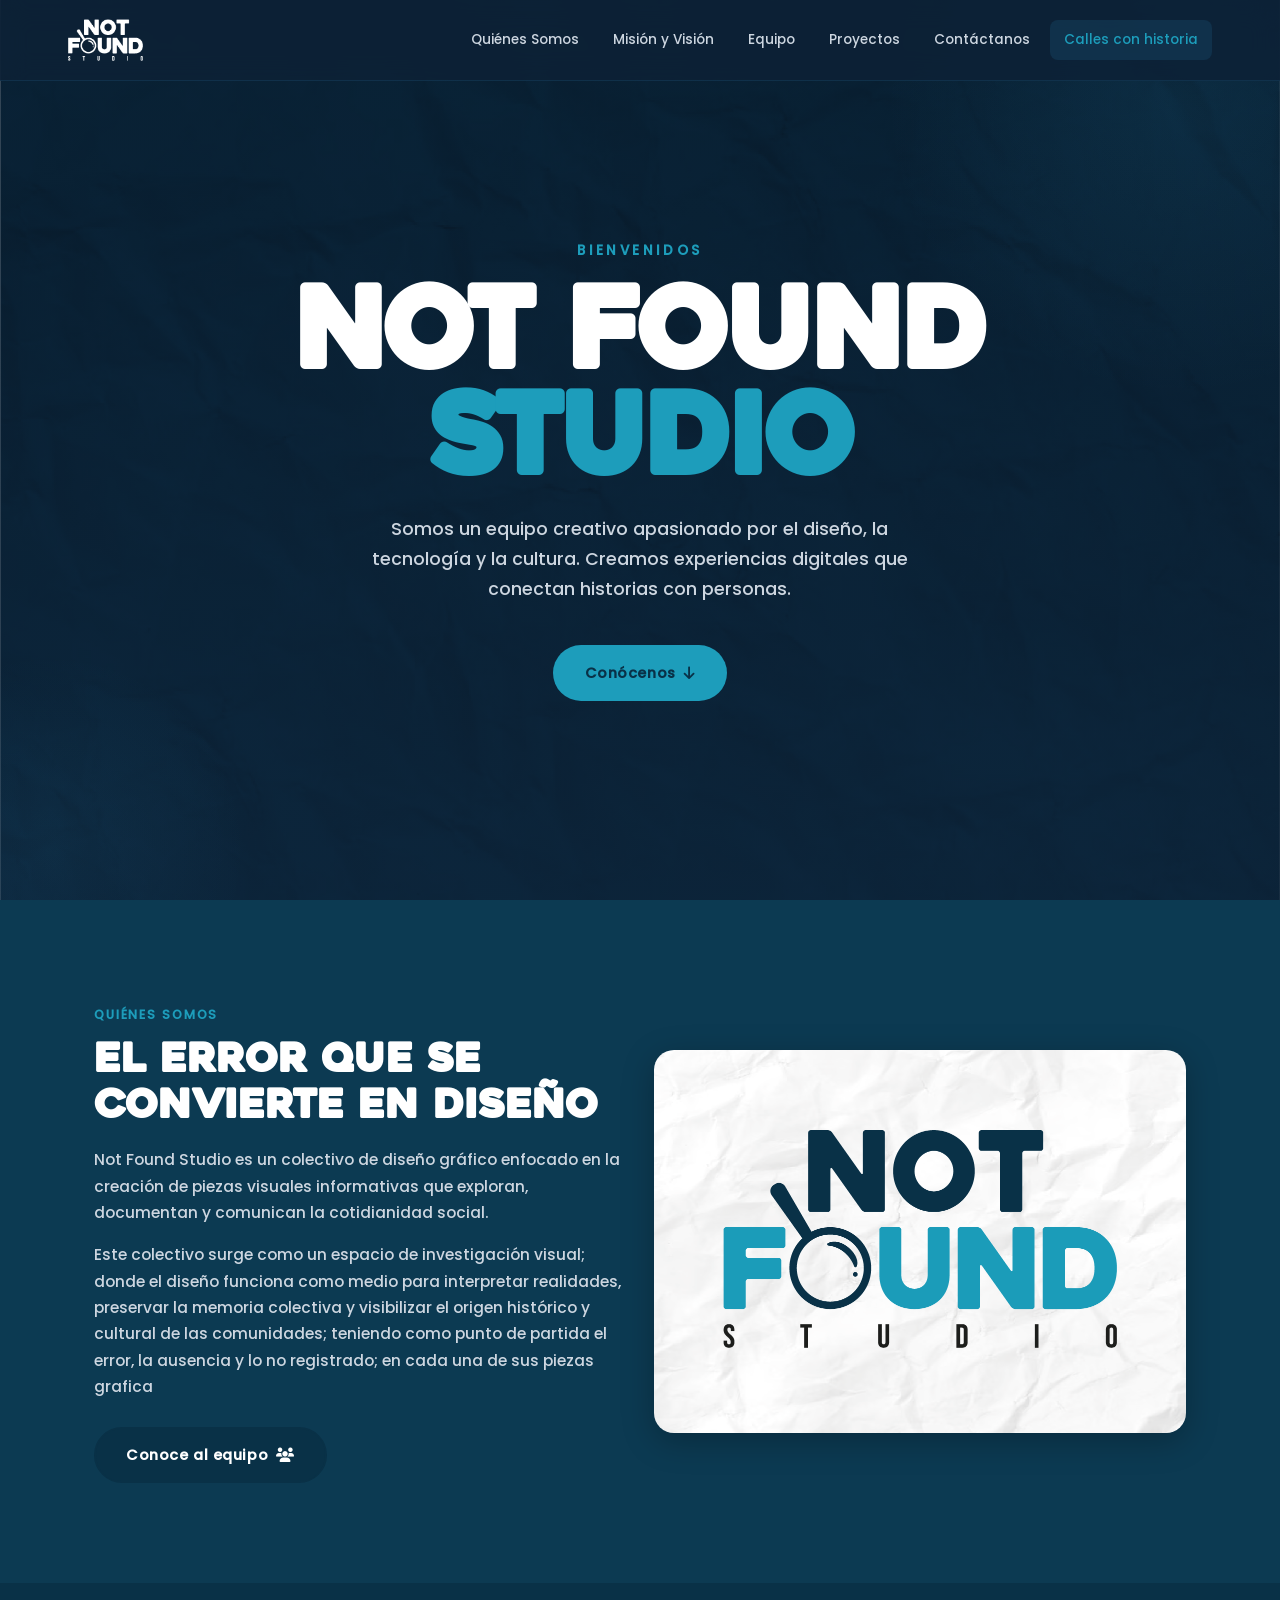
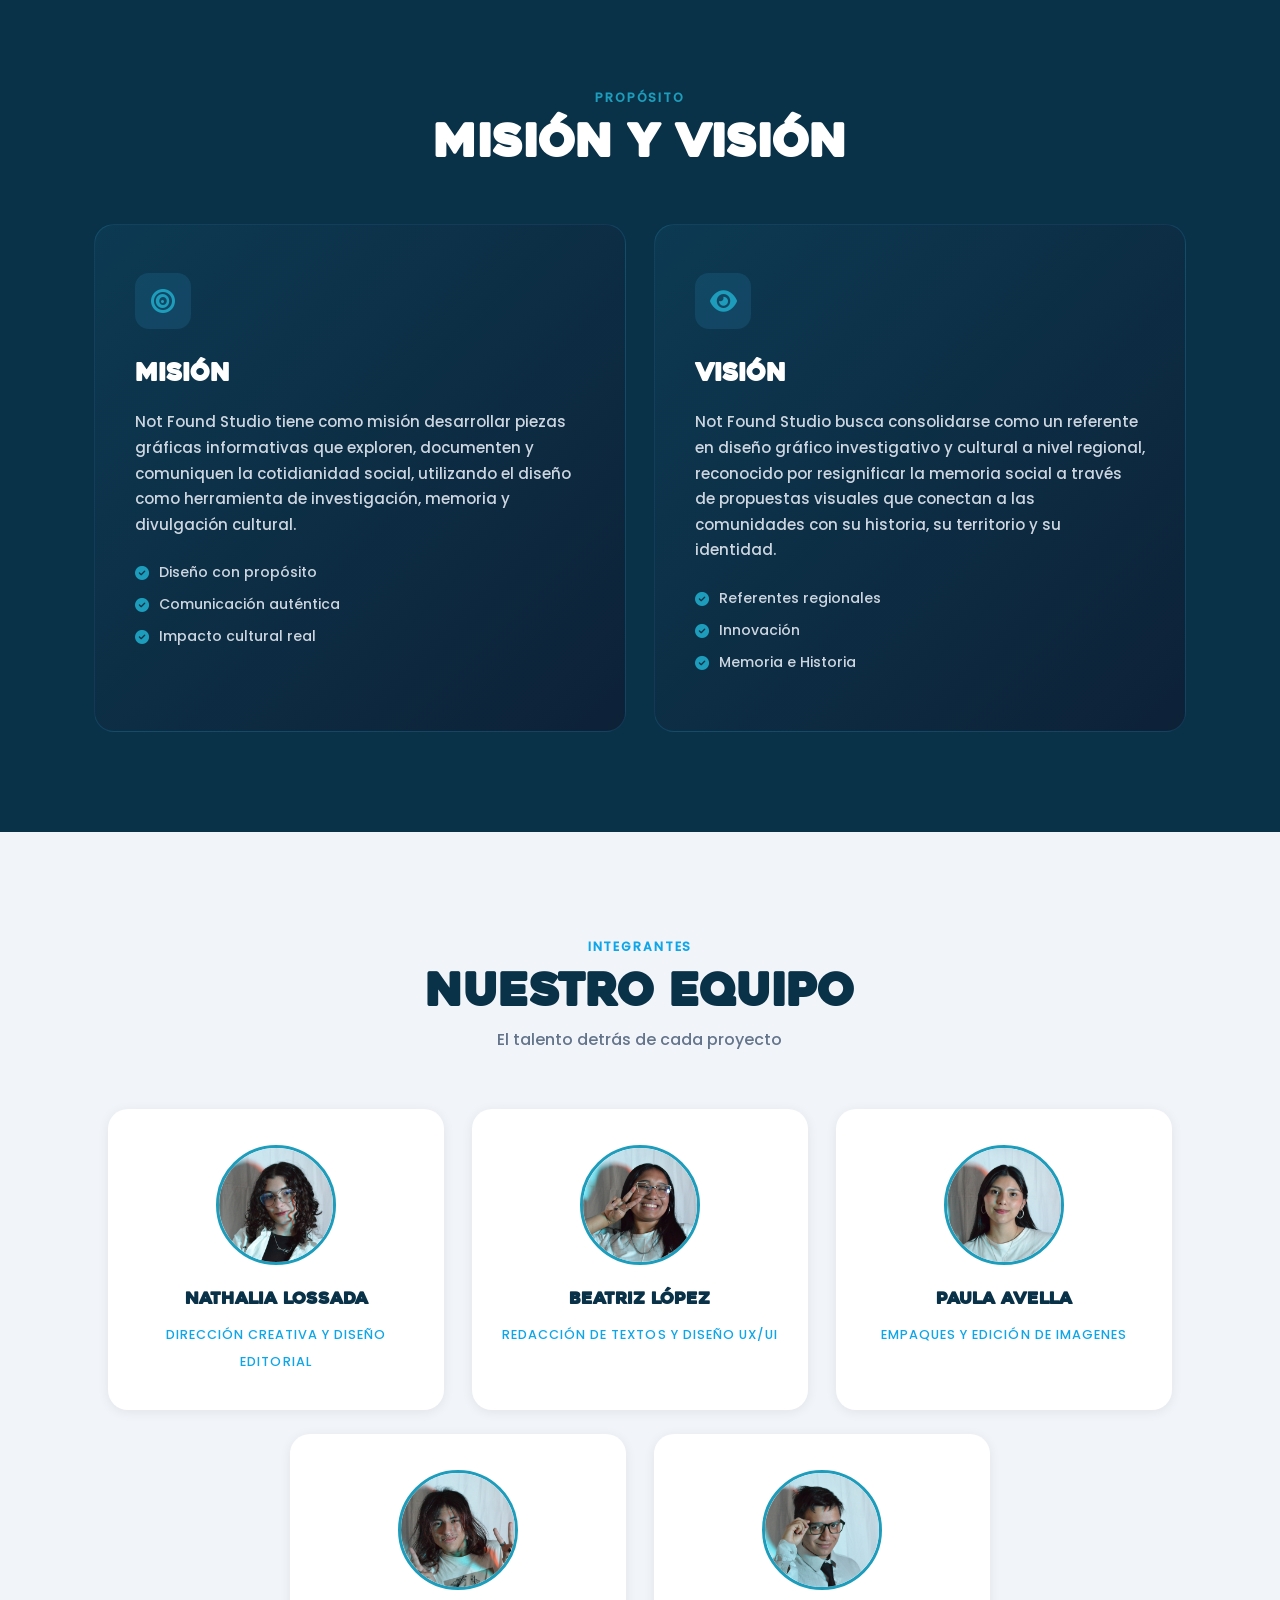
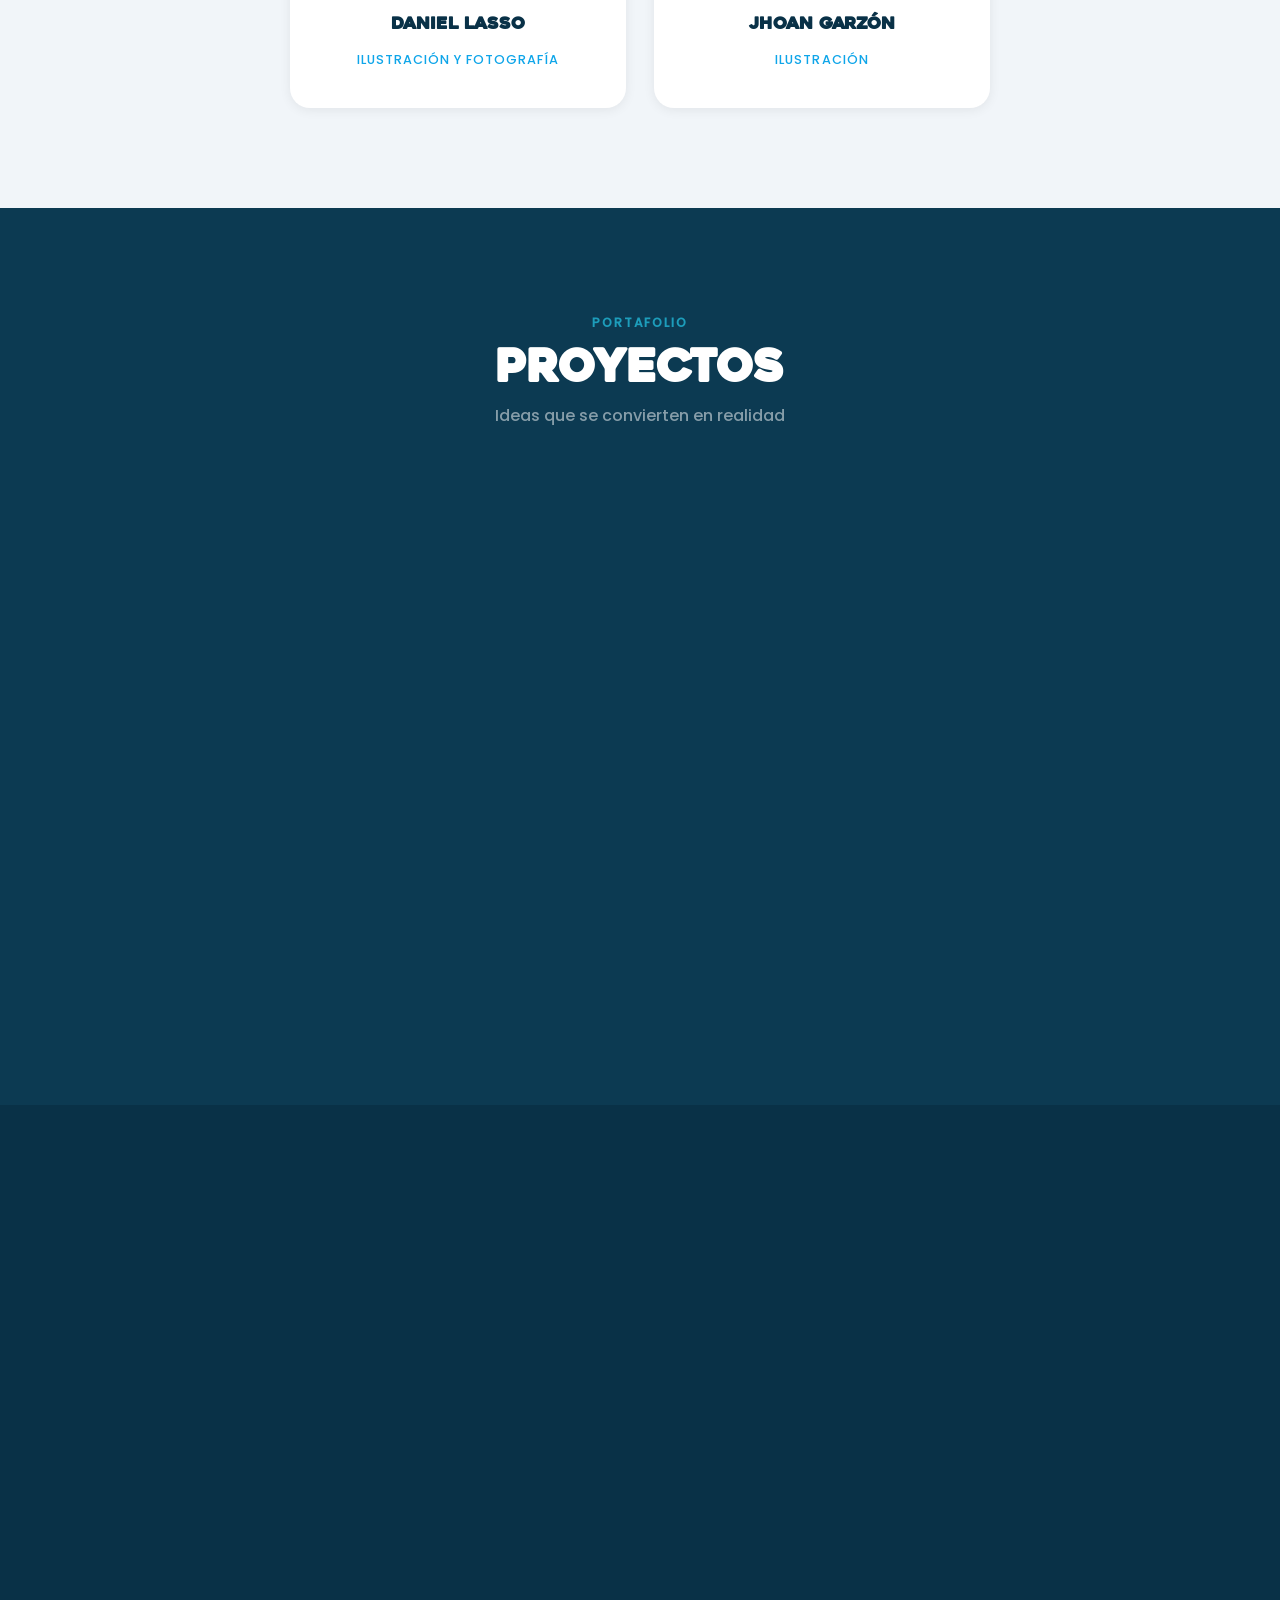
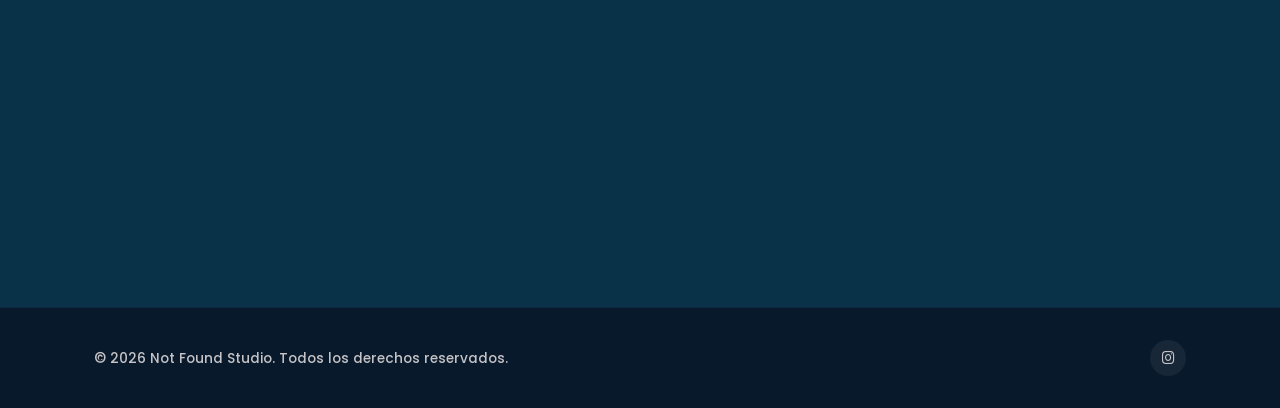
<file: index.html>
<!DOCTYPE html>
<html lang="es">
<head>
  <meta charset="UTF-8" />
  <meta name="viewport" content="width=device-width, initial-scale=1.0" />
  <title>Not Found Studio</title>
  <link rel="stylesheet" href="https://cdnjs.cloudflare.com/ajax/libs/font-awesome/6.5.0/css/all.min.css" />
  <link rel="stylesheet" href="style.css" />
  <link rel="icon" href="img/icon.png" type="image/x-icon" />
  <script src="script.js" defer></script>

</head>
<body>
  <div class="page-transition" id="pageTransition"></div>
  <header class="navbar" id="navbar">
    <div class="nav-container">
      <a href="#hero" class="nav-logo">
        <img
          src="img/logo.png"
          alt="Not Found Studio"
          />
        </a>

      <nav class="nav-menu" id="navMenu">
        <a href="#quienes"   class="nav-link">Quiénes Somos</a>
        <a href="#mision"    class="nav-link">Misión y Visión</a>
        <a href="#equipo"    class="nav-link">Equipo</a>
        <a href="#proyectos" class="nav-link">Proyectos</a>
        <a href="#contacto"  class="nav-link">Contáctanos</a>
        <a href="proyecto.html" class="nav-link nav-link--project">Calles con historia</a>
      </nav>

      <!-- BOTÓN HAMBURGUESA (móvil) -->
      <button class="hamburger" id="hamburger" aria-label="Abrir menú">
        <span></span>
        <span></span>
        <span></span>
      </button>
    </div>
  </header>
 <section class="hero" id="hero">
    <div class="hero-deco deco-1"></div>
    <div class="hero-deco deco-2"></div>

    <div class="container">
      <div class="row justify-center">
        <div class="col col-8 hero-content">
          <p class="hero-welcome">Bienvenidos</p>
          <h1 class="hero-title">Not Found<br /><span>Studio</span></h1>
          <p class="hero-desc">
            Somos un equipo creativo apasionado por el diseño, la tecnología y la cultura.
            Creamos experiencias digitales que conectan historias con personas.
          </p>
          <div class="hero-cta">
            <a href="#quienes" class="btn btn-primary">
              Conócenos <i class="fas fa-arrow-down"></i>
            </a>
          </div>
        </div>
      </div>
    </div>
  </section>

  <section class="quienes" id="quienes">
    <div class="container">
      <div class="row align-center">
        <div class="col col-6 reveal">
          <span class="section-label">Quiénes Somos</span>
          <h2>El error que se convierte en diseño</h2>
          <p>
            Not Found Studio es un colectivo de diseño gráfico enfocado en la creación de 
            piezas visuales informativas que exploran, documentan y comunican la cotidianidad social. 
          </p>
          <p>
            Este colectivo surge como un espacio de investigación visual; donde el diseño funciona como medio para 
            interpretar realidades, preservar la memoria colectiva y visibilizar el 
            origen histórico y cultural de las comunidades; teniendo como punto de partida 
            el error, la ausencia y lo no registrado; en cada una de sus piezas grafica
          </p>
          <a href="#equipo" class="btn btn-dark">
            Conoce al equipo <i class="fas fa-users"></i>
          </a>
        </div>
        <div class="col col-6 reveal">
          <div class="img-wrapper">
            <img
              src="img/perfil.png" alt="Quiénes Somos"/>
          </div>
        </div>
      </div>
    </div>
  </section>

  <section class="mision" id="mision">
    <div class="container">
      <div class="row justify-center">
        <div class="col col-8 section-header reveal">
          <span class="section-label">Propósito</span>
          <h2>Misión y Visión</h2>
        </div>
      </div>
      <div class="row">
        <div class="col col-6 reveal">
          <div class="mv-card mision-card">
            <div class="mv-icon"><i class="fas fa-bullseye"></i></div>
            <h3>Misión</h3>
            <p>
              Not Found Studio tiene como misión desarrollar piezas gráficas informativas
              que exploren, documenten y comuniquen la cotidianidad social, utilizando el
              diseño como herramienta de investigación, memoria y divulgación cultural. 
            </p>
            <ul class="mv-list">
              <li><i class="fas fa-check-circle"></i> Diseño con propósito</li>
              <li><i class="fas fa-check-circle"></i> Comunicación auténtica</li>
              <li><i class="fas fa-check-circle"></i> Impacto cultural real</li>
            </ul>
          </div>
        </div>
        <div class="col col-6 reveal">
          <div class="mv-card vision-card">
            <div class="mv-icon"><i class="fas fa-eye"></i></div>
            <h3>Visión</h3>
            <p>
              Not Found Studio busca consolidarse como un referente en diseño gráfico investigativo 
              y cultural a nivel regional, reconocido por resignificar la memoria social a través de 
              propuestas visuales que conectan a las comunidades con su historia, su territorio y su identidad.
            </p>
            <ul class="mv-list">
              <li><i class="fas fa-check-circle"></i> Referentes regionales</li>
              <li><i class="fas fa-check-circle"></i> Innovación</li>
              <li><i class="fas fa-check-circle"></i> Memoria e Historia</li>
            </ul>
          </div>
        </div>
      </div>
    </div>
  </section>

  <section class="equipo" id="equipo">
    <div class="container">
      <div class="row justify-center">
        <div class="col col-10 section-header reveal">
          <span class="section-label">Integrantes</span>
          <h2>Nuestro Equipo</h2>
          <p class="section-sub">El talento detrás de cada proyecto</p>
        </div>
      </div>

      <div class="row justify-center team-row">
        <div class="col col-4 reveal">
          <div class="team-card">
            <div class="team-photo">
              <img
                src="./img/equipo1.JPG"
                alt="nathalia lossada"
              />
              <div class="team-overlay">
                <a href="https://www.instagram.com/nlossada?igsh=bnplN2xuNHA5bGJr" class="team-link" aria-label="instagram de nathalia">
                  <i class="fas fa-envelope"></i>
                </a>
              </div>
            </div>
            <h4>Nathalia Lossada</h4>
            <span class="team-role">Dirección Creativa y Diseño editorial</span>
          </div>
        </div>

        <div class="col col-4 reveal">
          <div class="team-card">
            <div class="team-photo">
              <img
                src="./img/equipo2.JPG"
                alt="beatriz lópez"
              />
              <div class="team-overlay">
                <a href="https://www.instagram.com/bea_adrix?igsh=NGtjNWd2dTVrZHo2" class="team-link" aria-label="instagram de beatriz">
                  <i class="fas fa-envelope"></i>
                </a>
              </div>
            </div>
            <h4>Beatriz López</h4>
            <span class="team-role">Redacción de textos y Diseño UX/UI</span>
          </div>
        </div>

        <div class="col col-4 reveal">
          <div class="team-card">
            <div class="team-photo">
              <img
                src="./img/equipo3.JPG"
                alt="paula avella"
              />
              <div class="team-overlay">
                <a href="https://www.instagram.com/pautinament3?igsh=bTRzOGg0ZjN5amI3" class="team-link" aria-label="instagram de paula">
                  <i class="fas fa-envelope"></i>
                </a>
              </div>
            </div>
            <h4>Paula Avella</h4>
            <span class="team-role">Empaques y Edición de imagenes</span>
          </div>
        </div>
      </div>

      <div class="row justify-center team-row">
        <div class="col col-4 reveal">
          <div class="team-card">
            <div class="team-photo">
              <img
                src="./img/equipo4.JPG"
                alt="daniel lasso"
              />
              <div class="team-overlay">
                <a href="https://www.instagram.com/dan_d4x_?igsh=Ym0zbWVmbXpodW9n&utm_source=qr" class="team-link" aria-label="instagram de daniel">
                  <i class="fas fa-envelope"></i>
                </a>
              </div>
            </div>
            <h4>Daniel Lasso</h4>
            <span class="team-role">Ilustración y Fotografía</span>
          </div>
        </div>

        <div class="col col-4 reveal">
          <div class="team-card">
            <div class="team-photo">
              <img
                src="./img/equipo5.JPG"
                alt="jhoan garzón"
              />
              <div class="team-overlay">
                <a href="https://www.instagram.com/ribbit_melon?igsh=cm5mOG1vd2Rkbng2" class="team-link" aria-label="instagram de jhoan">
                  <i class="fas fa-envelope"></i>
                </a>
              </div>
            </div>
            <h4>Jhoan Garzón</h4>
            <span class="team-role">Ilustración</span>
          </div>
        </div>
      </div>
    </div>
  </section>

  <section class="proyectos" id="proyectos">
    <div class="container">
      <div class="row justify-center">
        <div class="col col-8 section-header reveal">
          <span class="section-label">Portafolio</span>
          <h2>Proyectos</h2>
          <p class="section-sub">Ideas que se convierten en realidad</p>
        </div>
      </div>
      <div class="row reveal">
        <div class="col col-12">
          <div class="project-card">

            <div class="project-info">
              <span class="project-tag">Cultura y Memoria</span>
              <h3>Calles con Historia</h3>
              <p>
                Un recorrido visual e interactivo por las calles más emblemáticas de la ciudad,
                recuperando memorias, anécdotas y personajes que tejieron el tejido urbano.
                Una fusión de fotografía, cartografía y relato oral digitalizado.
              </p>
              <ul class="project-tags">
                <li>Arquitectura Colonial</li>
                <li>La Candelaria y Santa Fe</li>
                <li>Conservación y Conciencia</li>
              </ul>
              <a href="proyecto.html" class="btn btn-primary project-btn">
                Ver Proyecto <i class="fas fa-arrow-right"></i>
              </a>
            </div>

            <div class="project-img">
              <img
                src="img/proyecto.jpg"
                alt="Calles con Historia"
              />
              <div class="project-number">01</div>
            </div>
          </div>
        </div>
      </div>

    </div>
  </section>

  <section class="contacto" id="contacto">
    <div class="container">
      <div class="row align-start">

        <div class="col col-4 contact-info reveal">
          <span class="section-label">Hablemos</span>
          <h2>Contactos</h2>
          <p>
            ¿Tienes un proyecto en mente? Nos encantaría escucharte.
            Escríbenos y te respondemos a la brevedad.
          </p>
          <div class="contact-details">
            <!-- Cambia el correo, ciudad y usuario de Instagram -->
            <div class="contact-item">
              <i class="fas fa-envelope"></i>
              <span>proyecto.notfound@gmail.com</span>
            </div>
            <div class="contact-item">
              <i class="fas fa-map-marker-alt"></i>
              <span>Bogotá, Colombia</span>
            </div>
            <div class="contact-item">
              <i class="fab fa-instagram"></i>
              <span>@not.found.st</span>
            </div>
          </div>
        </div>

        <div class="col col-8 reveal">
          <div class="contact-form">
            <form id="contactForm"
            action="https://formspree.io/f/xjgqybzd"
            method="POST"
            novalidate>

            <input type="hidden" name="_subject" value="Nuevo mensaje — Calles con Historia" />
            <input type="hidden" name="_language" value="es" />


              <div class="row form-row">
                <div class="col col-6 form-group">
                  <label for="nombre">Nombre</label>
                  <input type="text" id="nombre" name="nombre" placeholder="Tu nombre" required />
                  <span class="error-msg" id="error-nombre"></span>
                </div>
                <div class="col col-6 form-group">
                  <label for="apellido">Apellido</label>
                  <input type="text" id="apellido" name="apellido" placeholder="Tu apellido" required />
                  <span class="error-msg" id="error-apellido"></span>
                </div>
              </div>

              <div class="form-group">
                <label for="correo">Correo electrónico</label>
                <input type="email" id="correo" name="correo" placeholder="tu@correo.com" required />
                <span class="error-msg" id="error-correo"></span>
              </div>

              <div class="form-group">
                <label for="mensaje">Mensaje</label>
                <textarea id="mensaje" name="mensaje" rows="5" placeholder="Cuéntanos sobre tu proyecto..." required></textarea>
                <span class="error-msg" id="error-mensaje"></span>
              </div>

              <button type="submit" class="btn btn-primary full-width">
                Enviar mensaje <i class="fas fa-paper-plane"></i>
              </button>
              <div class="form-success" id="formSuccess">
                <i class="fas fa-check-circle"></i>
                ¡Mensaje enviado con éxito! Te responderemos pronto.
              </div>

            </form>
          </div>
        </div>
      </div>
    </div>
  </section>

  <footer class="footer">
    <div class="container">
      <div class="row align-center justify-between footer-inner">
        <p>&copy; 2026 Not Found Studio. Todos los derechos reservados.</p>
        <div class="footer-social">
          <a href="https://www.instagram.com/not.found.st?igsh=ZXUxaDUyYTJwb2t6" aria-label="Instagram"><i class="fab fa-instagram"></i></a>
        </div>
      </div>
    </div>
  </footer>

</body>
</html>
</file>
<file: style.css>
:root {
  --navy:        #093147;   /* azul oscuro principal */
  --navy-mid:    #0c2848;   /* azul oscuro medio */
  --teal:        #1d9dbb;   /* azul turquesa */
  --teal-dark:   #0ea5e9;   /* turquesa más oscuro */
  --teal-bg:     #0c3a52;   /* fondo sección turquesa */
  --gray-light:  #f1f5f9;   /* gris claro (fondo equipo) */
  --gray-mid:    #c5c3c6;   /* gris medio (textos secundarios) */
  --white:       #ffffff;
  --text-body:   #cdd6e0;   /* texto sobre fondo oscuro */
  --error:       #f87171;   /* rojo para errores de formulario */

  --font-title:  'Heavitas', sans-serif; src: url(fuentes/heavitas.ttf);
  --font-body:   'Poppins', sans-serif; src: url(fuentes/poppins-medium.ttf);

  --radius:      12px;
  --radius-lg:   20px;

  --shadow:      0 8px 32px rgba(0, 0, 0, 0.25);
  --shadow-sm:   0 4px 16px rgba(0, 0, 0, 0.15);

  --transition:  0.35s cubic-bezier(0.4, 0, 0.2, 1);
}

@font-face {
  font-family: 'Heavitas'; src: url(fuentes/heavitas.ttf); 
}

@font-face {
  font-family: 'Poppins'; src: url(fuentes/poppins-medium.ttf);
}

*, *::before, *::after {
  box-sizing: border-box;
  margin: 0;
  padding: 0;
}

html {
  scroll-behavior: smooth;
}

body {
  font-family: var(--font-body); background: var(--navy); color: var(--white); line-height: 1.7; overflow-x: hidden;
}

img {max-width: 100%;display: block; }
a { text-decoration: none; color: inherit; }
ul { list-style: none; }

.container {
  max-width: 1140px;
  margin: 0 auto;
  padding: 0 24px;
  width: 100%;
}

.row {
  display: flex;
  flex-wrap: wrap;
  gap: 28px;
  width: 100%;
}

.col {
  flex: 1 1 0%;
  min-width: 0;
}

.col-1  { flex: 0 0 calc(8.333%  - 28px); }
.col-2  { flex: 0 0 calc(16.666% - 28px); }
.col-3  { flex: 0 0 calc(25%     - 28px); }
.col-4  { flex: 0 0 calc(33.333% - 28px); }
.col-5  { flex: 0 0 calc(41.666% - 28px); }
.col-6  { flex: 0 0 calc(50%     - 14px); }
.col-7  { flex: 0 0 calc(58.333% - 28px); }
.col-8  { flex: 0 0 calc(66.666% - 28px); }
.col-9  { flex: 0 0 calc(75%     - 28px); }
.col-10 { flex: 0 0 calc(83.333% - 28px); }
.col-11 { flex: 0 0 calc(91.666% - 28px); }
.col-12 { flex: 0 0 100%; }

.justify-center  { justify-content: center; }
.justify-between { justify-content: space-between; }
.justify-end     { justify-content: flex-end; }
.align-center    { align-items: center; }
.align-start     { align-items: flex-start; }
.align-end       { align-items: flex-end; }

.reveal {
  opacity: 0;
  transform: translateY(32px);
  transition: opacity 0.7s ease, transform 0.7s ease;
}
.reveal.visible {
  opacity: 1;
  transform: none;
}

.section-label {
  display: inline-block;
  font-family: var(--font-body);
  font-size: 0.78rem;
  font-weight: 600;
  letter-spacing: 0.15em;
  text-transform: uppercase;
  color: var(--teal);
  margin-bottom: 10px;
}

.section-header {
  text-align: center;
  margin-bottom: 56px;
}

.section-header h2 {
  font-family: var(--font-title);
  font-size: clamp(2rem, 4vw, 2.8rem);
  font-weight: 900;
  line-height: 1.1;
}

.section-sub {
  color: var(--gray-mid);
  margin-top: 10px;
  font-size: 1rem;
}

.img-wrapper {
  position: relative;
  border-radius: var(--radius-lg);
  overflow: hidden;
  box-shadow: var(--shadow);
}

.img-wrapper img {
  width: 100%;
  height: 100%;
}

.img-wrapper:hover img {
  transform: scale(1.04);
}

.img-badge {
  position: absolute; bottom: 24px; left: 24px; background: var(--teal); color: var(--navy);
  padding: 14px 20px; border-radius: var(--radius); display: flex; flex-direction: column;
  align-items: center; font-family: var(--font-title); font-weight: 900;box-shadow: var(--shadow-sm);
}

.badge-num  { font-size: 2rem; line-height: 1; }
.badge-text {
  font-size: 0.7rem; letter-spacing: 0.1em; text-transform: uppercase;
}

.btn {
  display: inline-flex; align-items: center; gap: 8px; font-family: var(--font-body); font-weight: 600; font-size: 0.9rem;
  padding: 14px 30px; border-radius: 50px; border: 2px solid transparent; cursor: pointer; transition: var(--transition); letter-spacing: 0.04em;
}

.btn-primary {
  background: var(--teal); color: var(--navy);
}
.btn-primary:hover {
  background: transparent; border-color: var(--teal); color: var(--teal); transform: translateY(-2px); box-shadow: 0 8px 24px rgba(56, 189, 248, 0.3);
}

.btn-outline {
  background: transparent; border-color: rgba(255, 255, 255, 0.4); color: var(--white);
}
.btn-outline:hover {
  border-color: var(--teal); color: var(--teal); transform: translateY(-2px);
}

.btn-dark {
  background: var(--navy); color: var(--white); border-color: var(--navy);
}
.btn-dark:hover {
  background: var(--teal); border-color: var(--teal); color: var(--navy); transform: translateY(-2px);
}

.full-width {
  width: 100%; justify-content: center;
}

.navbar {
  position: fixed; top: 0; left: 0; right: 0; z-index: 1000; background: rgba(13, 33, 55, 0.85); backdrop-filter: blur(14px); -webkit-backdrop-filter: blur(14px); border-bottom: 1px solid rgba(56, 189, 248, 0.1); transition: box-shadow 0.3s;
}

.navbar.scrolled {
  box-shadow: 0 4px 32px rgba(0, 0, 0, 0.4);
}

.nav-container {
  max-width: 1200px; 
  
   margin: 0 auto; padding: 0 28px; height: 80px; display: flex; align-items: center; justify-content: space-between;
}

.nav-logo {
  display: flex; align-items: center; flex-shrink: 0; transition: opacity 0.2s;
}
.nav-logo:hover { opacity: 0.8; }

.nav-logo img {
  height: 42px; width: auto; object-fit: contain;
}

/* Fallback de texto si no existe logo.png */
.logo-fallback {
  display: none; font-family: var(--font-title); font-weight: 900; font-size: 1.4rem; color: var(--white); letter-spacing: -0.02em;
}
.logo-fallback span { color: var(--teal); }

/* Menú de enlaces */
.nav-menu {
  display: flex; align-items: center; gap: 6px;
}

.nav-link {
  font-family: var(--font-body); font-size: 0.85rem; font-weight: 500; color: var(--text-body); padding: 8px 14px; border-radius: 8px; transition: var(--transition); position: relative;
}

/* Subrayado animado al hacer hover */
.nav-link::after {
  content: ''; position: absolute; bottom: 4px; left: 50%; transform: translateX(-50%) scaleX(0); width: 20px; height: 2px; background: var(--teal); border-radius: 2px; transition: transform 0.3s ease;
}
.nav-link:hover { color: var(--white); }
.nav-link:hover::after { transform: translateX(-50%) scaleX(1); }

/* Enlace de Proyectos destacado en turquesa */
.nav-link--project {
  color: var(--teal) !important; background: rgba(56, 189, 248, 0.1);
}
.nav-link--project:hover {
  background: var(--teal); color: var(--navy) !important;
}
.nav-link--project:hover::after { display: none; }

/* Botón hamburguesa (solo visible en móvil) */
.hamburger {
  display: none; flex-direction: column; gap: 5px; background: none; border: none; cursor: pointer; padding: 6px;
}
.hamburger span {
  display: block;
  width: 26px;
  height: 2px;
  background: var(--white);
  border-radius: 2px;
  transition: var(--transition);
}
/* Animación de ×  al abrir el menú */
.hamburger.active span:nth-child(1) { transform: translateY(7px) rotate(45deg); }
.hamburger.active span:nth-child(2) { opacity: 0; }
.hamburger.active span:nth-child(3) { transform: translateY(-7px) rotate(-45deg); }

.hero {
  min-height: 100vh;
  background: linear-gradient(rgba(8, 25, 43, 0.65), rgba(13, 33, 55, 0.75)), url('img/hero-bg.jpg') center center / cover no-repeat; display: flex; align-items: center; justify-content: center; position: relative; overflow: hidden; padding: 120px 0 80px;
}

.hero-content {
  position: relative; z-index: 2; text-align: center;
}

.hero-welcome {
  font-size: 0.85rem; font-weight: 600; letter-spacing: 0.25em; text-transform: uppercase; color: var(--teal); margin-bottom: 16px; animation: fadeUp 0.8s ease both;
}

.hero-title {
  font-family: var(--font-title); font-size: clamp(3rem, 9vw, 7rem); font-weight: 900; line-height: 0.95; letter-spacing: -0.03em; margin-bottom: 24px; animation: fadeUp 0.8s 0.15s ease both;
}
.hero-title span { color: var(--teal); }

.hero-desc {
  font-size: clamp(0.95rem, 2vw, 1.1rem); color: var(--text-body); max-width: 560px; margin: 0 auto 40px; animation: fadeUp 0.8s 0.3s ease both;
}

.hero-cta {
  display: flex; gap: 16px; justify-content: center; flex-wrap: wrap; animation: fadeUp 0.8s 0.45s ease both;
}

.hero-deco {
  position: absolute; border-radius: 50%; pointer-events: none;
}
.deco-1 {
  width: 600px; height: 600px; top: -200px; right: -200px; background: radial-gradient(circle, rgba(56, 189, 248, 0.08) 0%, transparent 70%);
}
.deco-2 {
  width: 400px; height: 400px; bottom: -150px; left: -150px; background: radial-gradient(circle, rgba(56, 189, 248, 0.06) 0%, transparent 70%);
}

@keyframes fadeUp {
  from { opacity: 0; transform: translateY(28px); }
  to   { opacity: 1; transform: none; }
}


.quienes {
  background: var(--teal-bg); padding: 100px 0;
}

.quienes h2 {
  font-family: var(--font-title); font-size: clamp(1.8rem, 3.5vw, 2.5rem); font-weight: 900; margin-bottom: 20px; line-height: 1.15;
}

.quienes p {
  color: var(--text-body); margin-bottom: 16px; font-size: 0.97rem;
}

.quienes .btn {
  margin-top: 10px;
}


.mision {
  background: var(--navy);
  padding: 100px 0;
}

.mv-card {
  height: 100%; padding: 48px 40px; border-radius: var(--radius-lg); border: 1px solid rgba(56, 189, 248, 0.15); transition: var(--transition); position: relative; overflow: hidden;
}

.mv-card::before {
  content: ''; position: absolute; top: 0; left: 0; right: 0; height: 3px; background: var(--teal); transform: scaleX(0); transform-origin: left; transition: transform 0.4s ease;
}
.mv-card:hover::before { transform: scaleX(1); }

.mv-card:hover {
  border-color: rgba(56, 189, 248, 0.4); transform: translateY(-6px); box-shadow: 0 20px 48px rgba(0, 0, 0, 0.35);
}

.mision-card  { background: linear-gradient(135deg, #0c3a52, #0d2137); }
.vision-card  { background: linear-gradient(135deg, #0c3a52, #0d2137); }

.mv-icon {
  width: 56px; height: 56px; background: rgba(56, 189, 248, 0.12); border-radius: 14px; display: flex; align-items: center; justify-content: center; font-size: 1.5rem; color: var(--teal); margin-bottom: 24px;
}

.mv-card h3 {
  font-family: var(--font-title); font-size: 1.5rem; font-weight: 700; margin-bottom: 16px;
}

.mv-card p {
  color: var(--text-body); font-size: 0.94rem; margin-bottom: 24px;
}

.mv-list li {
  color: var(--text-body); font-size: 0.88rem; display: flex; align-items: center; gap: 10px; margin-bottom: 8px;
}
.mv-list li i { color: var(--teal); }


.equipo {
  background: var(--gray-light);
  padding: 100px 0;
}

.equipo .section-label { color: var(--teal-dark); }
.equipo .section-header h2 { color: var(--navy); }
.equipo .section-sub { color: #64748b; }

.team-row {
  margin-bottom: 24px;
}
.team-row:last-child {
  margin-bottom: 0;
}

.team-card {
  background: var(--white); border-radius: var(--radius-lg); padding: 36px 24px; text-align: center; transition: var(--transition); box-shadow: 0 2px 12px rgba(0, 0, 0, 0.07); height: 100%;
}
.team-card:hover {
  transform: translateY(-8px); box-shadow: 0 20px 48px rgba(13, 33, 55, 0.15);
}

.team-photo {
  width: 120px; height: 120px; margin: 0 auto 20px; position: relative;
}
.team-photo img {
  width: 100%; height: 100%; border-radius: 50%; object-fit: cover; border: 3px solid var(--teal); transition: var(--transition);
}
.team-card:hover .team-photo img {
  border-color: var(--teal-dark);
}

.team-overlay {
  position: absolute; inset: 0;  background: rgba(13, 33, 55, 0.7);  border-radius: 50%;  display: flex;  align-items: center;  justify-content: center;  opacity: 0; transition: var(--transition);
}
.team-card:hover .team-overlay { opacity: 1; } 

.team-link {
  color: var(--teal); 
  font-size: 1.2rem; 
  transition: color 0.2s;
}
.team-link:hover { color: var(--white); }

/* Nombre y rol */
.team-card h4 {
  font-family: var(--font-title); font-size: 1.05rem; font-weight: 700; color: var(--navy); margin-bottom: 6px;
}
.team-role {
  font-size: 0.8rem; font-weight: 500; color: var(--teal-dark); text-transform: uppercase; letter-spacing: 0.08em;
}


.proyectos {
  background: var(--teal-bg); padding: 100px 0;
}
.proyectos .section-header h2 { color: var(--white); }
.proyectos .section-sub { color: rgba(255, 255, 255, 0.5); }

.project-card {
  display: grid; grid-template-columns: 1fr 1fr; align-items: center; background: rgba(255, 255, 255, 0.05); border: 1px solid rgba(56, 189, 248, 0.15); border-radius: var(--radius-lg); overflow: hidden; transition: var(--transition);
}
.project-card:hover {
  border-color: rgba(56, 189, 248, 0.4); box-shadow: 0 24px 64px rgba(0, 0, 0, 0.3);
}

.project-info {
  padding: 52px 48px;
}

.project-tag {
  display: inline-block; background: rgba(56, 189, 248, 0.15); color: var(--teal); font-size: 0.75rem; font-weight: 600; letter-spacing: 0.1em; text-transform: uppercase; padding: 5px 14px; border-radius: 50px; margin-bottom: 18px;
}

.project-info h3 {
  font-family: var(--font-title); font-size: clamp(1.6rem, 3vw, 2.2rem); font-weight: 900; margin-bottom: 16px; line-height: 1.1;
}

.project-info p {
  color: var(--text-body); font-size: 0.95rem; margin-bottom: 24px;
}

.project-tags {
  display: flex; flex-wrap: wrap; gap: 8px; margin-bottom: 32px;
}
.project-tags li {
  background: rgba(56, 189, 248, 0.1); color: var(--teal); font-size: 0.75rem; padding: 4px 12px; border-radius: 50px; border: 1px solid rgba(56, 189, 248, 0.2);
}

.project-img {
  position: relative; height: 100%; width: 100%; transition: transform 0.6s ease;
}
.project-img img {
  width: 100%; height: 100%; object-fit: cover; display: block; transition: transform 0.6s ease;
}
.project-card:hover .project-img img { transform: scale(1.05); }

.project-number {
  position: absolute; top: 20px; right: 20px; font-family: var(--font-title); font-size: 4rem; font-weight: 900; color: rgba(56, 189, 248, 0.2);line-height: 1;pointer-events: none;
}

.contacto {
  background: var(--navy); padding: 100px 0;
}

.contact-info h2 {
  font-family: var(--font-title); font-size: clamp(1.8rem, 3.5vw, 2.5rem); font-weight: 900; margin-bottom: 18px; line-height: 1.1;
}

.contact-info p {
  color: var(--text-body); font-size: 0.97rem; margin-bottom: 36px;
}

.contact-details {
  display: flex; flex-direction: column; gap: 18px;
}

.contact-item {
  display: flex; align-items: center; gap: 16px; color: var(--text-body); font-size: 0.9rem;
}
.contact-item i {
  width: 40px; height: 40px; background: rgba(56, 189, 248, 0.1); border-radius: 10px; display: flex; align-items: center; justify-content: center; color: var(--teal); font-size: 1rem; flex-shrink: 0;
}

.contact-form {
  background: var(--navy-mid); padding: 48px 44px; border-radius: var(--radius-lg); border: 1px solid rgba(56, 189, 248, 0.1); box-shadow: var(--shadow);
}

.form-row {
  margin-bottom: 0; gap: 20px;
}

.form-group {
  display: flex; flex-direction: column; margin-bottom: 20px; width: 100%;
}

.form-group label {
  font-size: 0.82rem; font-weight: 600; color: var(--teal); margin-bottom: 8px; letter-spacing: 0.05em; text-transform: uppercase;
}

.form-group input,
.form-group textarea {
  background: rgba(255, 255, 255, 0.05); border: 1px solid rgba(56, 189, 248, 0.2); border-radius: var(--radius);color: var(--white); font-family: var(--font-body); font-size: 0.92rem; padding: 13px 16px; transition: var(--transition); resize: vertical; width: 100%;
}
.form-group input::placeholder,
.form-group textarea::placeholder {
  color: rgba(255, 255, 255, 0.3);
}
.form-group input:focus,
.form-group textarea:focus {
  outline: none; border-color: var(--teal); background: rgba(56, 189, 248, 0.06); box-shadow: 0 0 0 3px rgba(56, 189, 248, 0.1);
}

/* Estado de error (JS) */
.form-group input.invalid,
.form-group textarea.invalid {
  border-color: var(--error); box-shadow: 0 0 0 3px rgba(248, 113, 113, 0.1);
}

/* Mensaje de error */
.error-msg {
  font-size: 0.78rem; color: var(--error); margin-top: 5px; min-height: 18px;
}

/* Mensaje de éxito al enviar */
.form-success {
  display: none; align-items: center; gap: 10px; background: rgba(56, 189, 248, 0.1); border: 1px solid var(--teal); border-radius: var(--radius); color: var(--teal); font-size: 0.9rem; font-weight: 500; padding: 14px 18px; margin-top: 16px;
}
.form-success.show { display: flex; }

.footer {
  background: #08192b; padding: 32px 0; border-top: 1px solid rgba(56, 189, 248, 0.1);
}

.footer-inner {
  flex-wrap: wrap; gap: 16px;
}

.footer p {
  font-size: 0.85rem; color: var(--gray-mid);
}

.footer-social {
  display: flex; gap: 14px;
}
.footer-social a {
  width: 36px; height: 36px; background: rgba(255, 255, 255, 0.06); border-radius: 50%; display: flex; align-items: center; justify-content: center; color: var(--gray-mid); font-size: 0.9rem; transition: var(--transition);
}
.footer-social a:hover {
  background: var(--teal); color: var(--navy); transform: translateY(-3px);
}

.page-transition {
  position: fixed; inset: 0; background: var(--navy); z-index: 9999; pointer-events: none; opacity: 0; transition: opacity 0.4s ease;
}
.page-transition.fade-out {
  opacity: 1; pointer-events: all;
}


/* ============================================================
   15. RESPONSIVE
   ============================================================ */

/* ── Tablet: ≤ 992px ─────────────────────────────────────── */
@media (max-width: 992px) {

  /* Las cols de 6 pasan a ancho completo */
  .col-6 { flex: 0 0 100%; }

  /* En Quiénes Somos, la imagen sube arriba */
  .quienes .row .col:last-child { order: -1; }

  /* Equipo: cols de 3 pasan a 50% */
  .equipo .col-3 { flex: 0 0 calc(50% - 14px); }

  /* Proyecto: de 2 cols a 1 col */
  .project-card { grid-template-columns: 1fr; }
  .project-img  { min-height: 280px; }

  /* Contacto: de 2 cols a 1 col */
  .contacto .col-4,
  .contacto .col-8 { flex: 0 0 100%; }
}

/* ── Móvil: ≤ 768px ──────────────────────────────────────── */
@media (max-width: 768px) {

  /* Menú hamburguesa */
  .nav-menu {
    display: none;
    position: absolute;
    top: 70px;
    left: 0;
    right: 0;
    background: rgba(13, 33, 55, 0.97);
    backdrop-filter: blur(14px);
    flex-direction: column;
    padding: 20px 24px 28px;
    gap: 4px;
    border-bottom: 1px solid rgba(56, 189, 248, 0.15);
  }
  .nav-menu.open  { display: flex; }
  .nav-link       { font-size: 1rem; padding: 12px 16px; }
  .hamburger      { display: flex; }

  /* Padding de secciones en móvil */
  .quienes,
  .mision,
  .equipo,
  .proyectos,
  .contacto { padding: 72px 0; }

  /* Col 8 pasa a 100% */
  .col-8 { flex: 0 0 100%; }

  /* Equipo en móvil: 2 columnas */
  .equipo .col-3 { flex: 0 0 calc(50% - 14px); }

  /* Formulario: fila de 2 pasa a 1 */
  .form-row .col-6 { flex: 0 0 100%; }

  /* Info del proyecto */
  .project-info { padding: 36px 28px; }

  /* Formulario de contacto */
  .contact-form { padding: 32px 24px; }

  /* Footer centrado */
  .footer-inner { flex-direction: column; text-align: center; }
}

/* ── Muy pequeño: ≤ 480px ────────────────────────────────── */
@media (max-width: 480px) {

  /* Equipo: 1 col */
  .equipo .col-3 { flex: 0 0 100%; }

  /* Hero: botones apilados */
  .hero-cta { flex-direction: column; align-items: center; }
  .hero-cta .btn { width: 100%; max-width: 300px; justify-content: center; }
}
</file>
